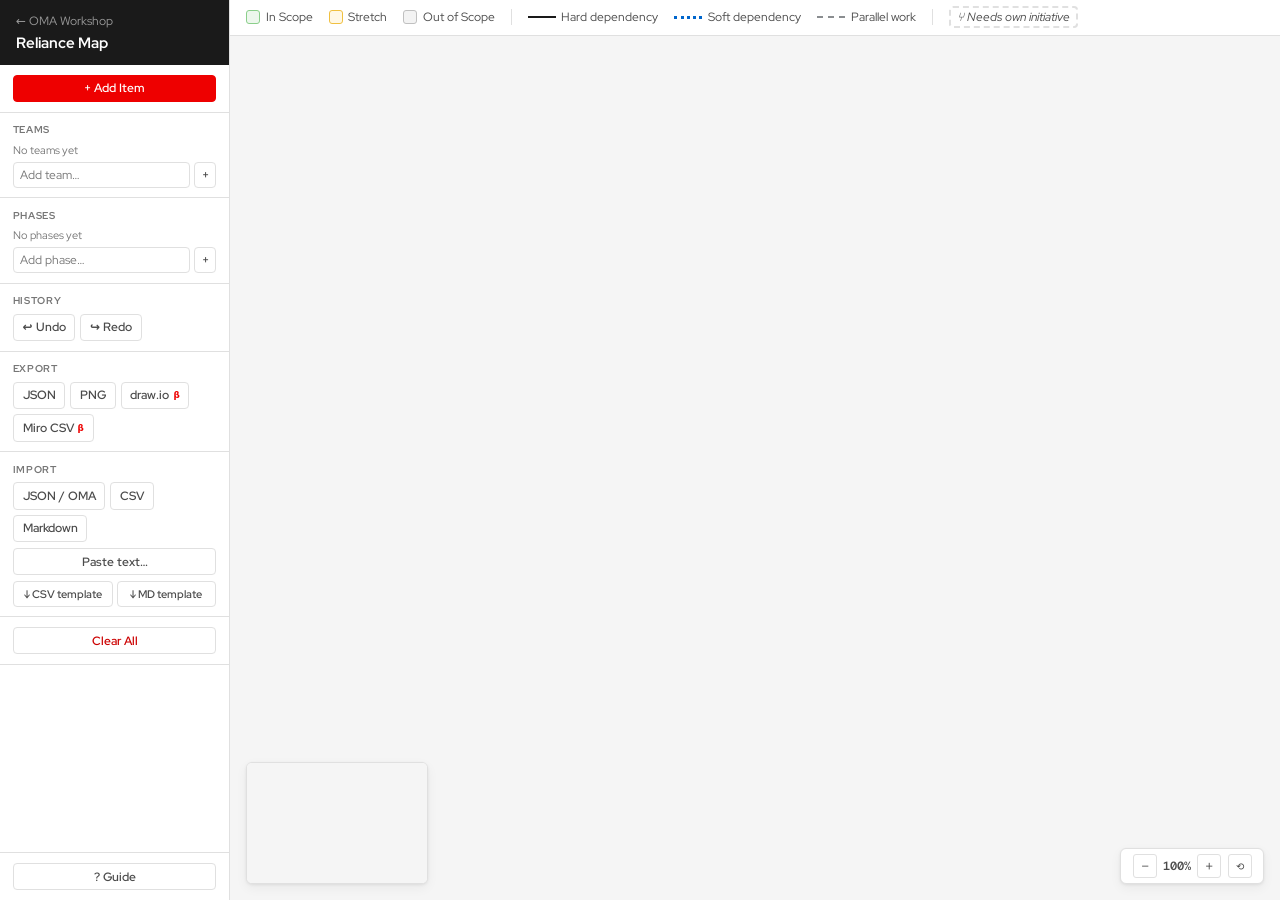
<file: reliance-map/index.html>
<!DOCTYPE html>
<html lang="en">
<head>
  <meta charset="UTF-8">
  <meta name="viewport" content="width=device-width, initial-scale=1.0">
  <title>Reliance Map — OMA</title>
  <link rel="stylesheet" href="assets/rm-styles.css">
</head>
<body>
  <header class="topbar" id="topbar"></header>
  <main id="app"></main>
  <div class="modal-bg hidden" id="modal-bg">
    <div class="modal" id="modal"></div>
  </div>
  <script src="assets/rm-app.js"></script>
</body>
</html>
</file>
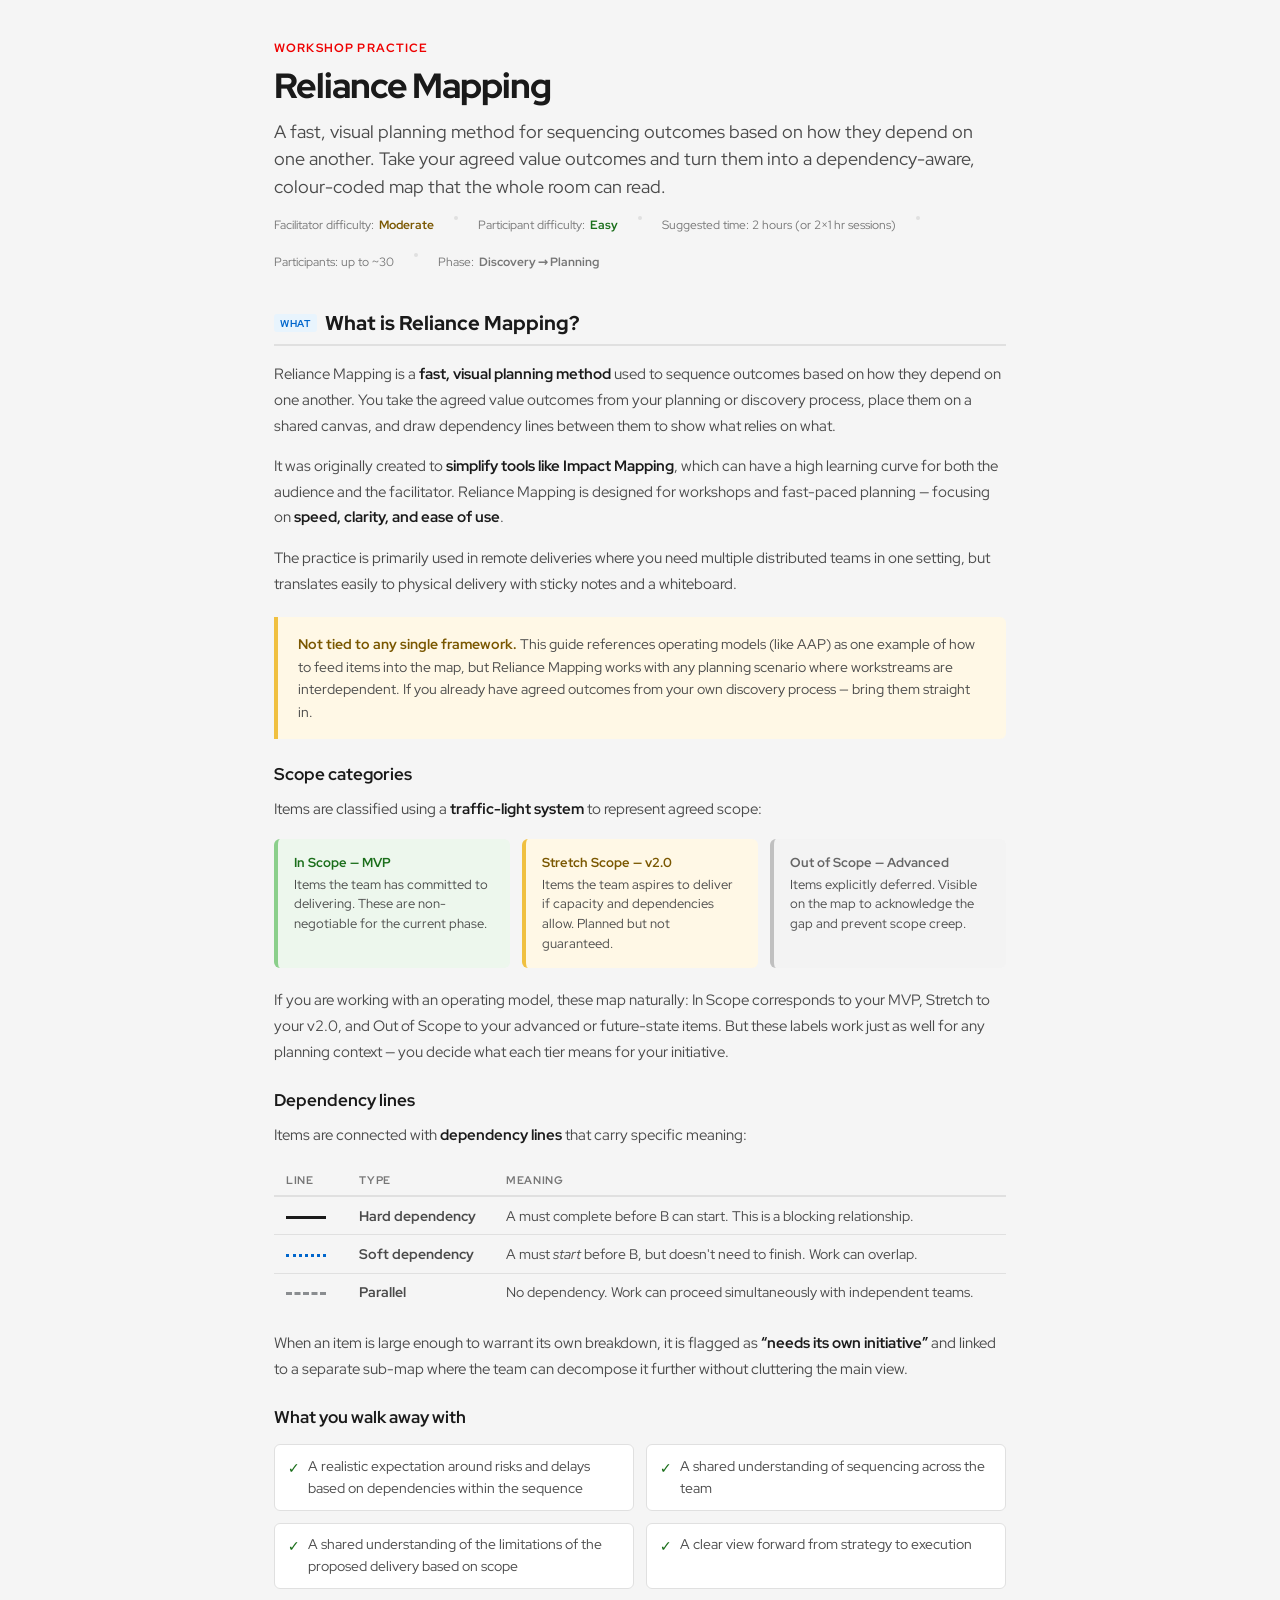
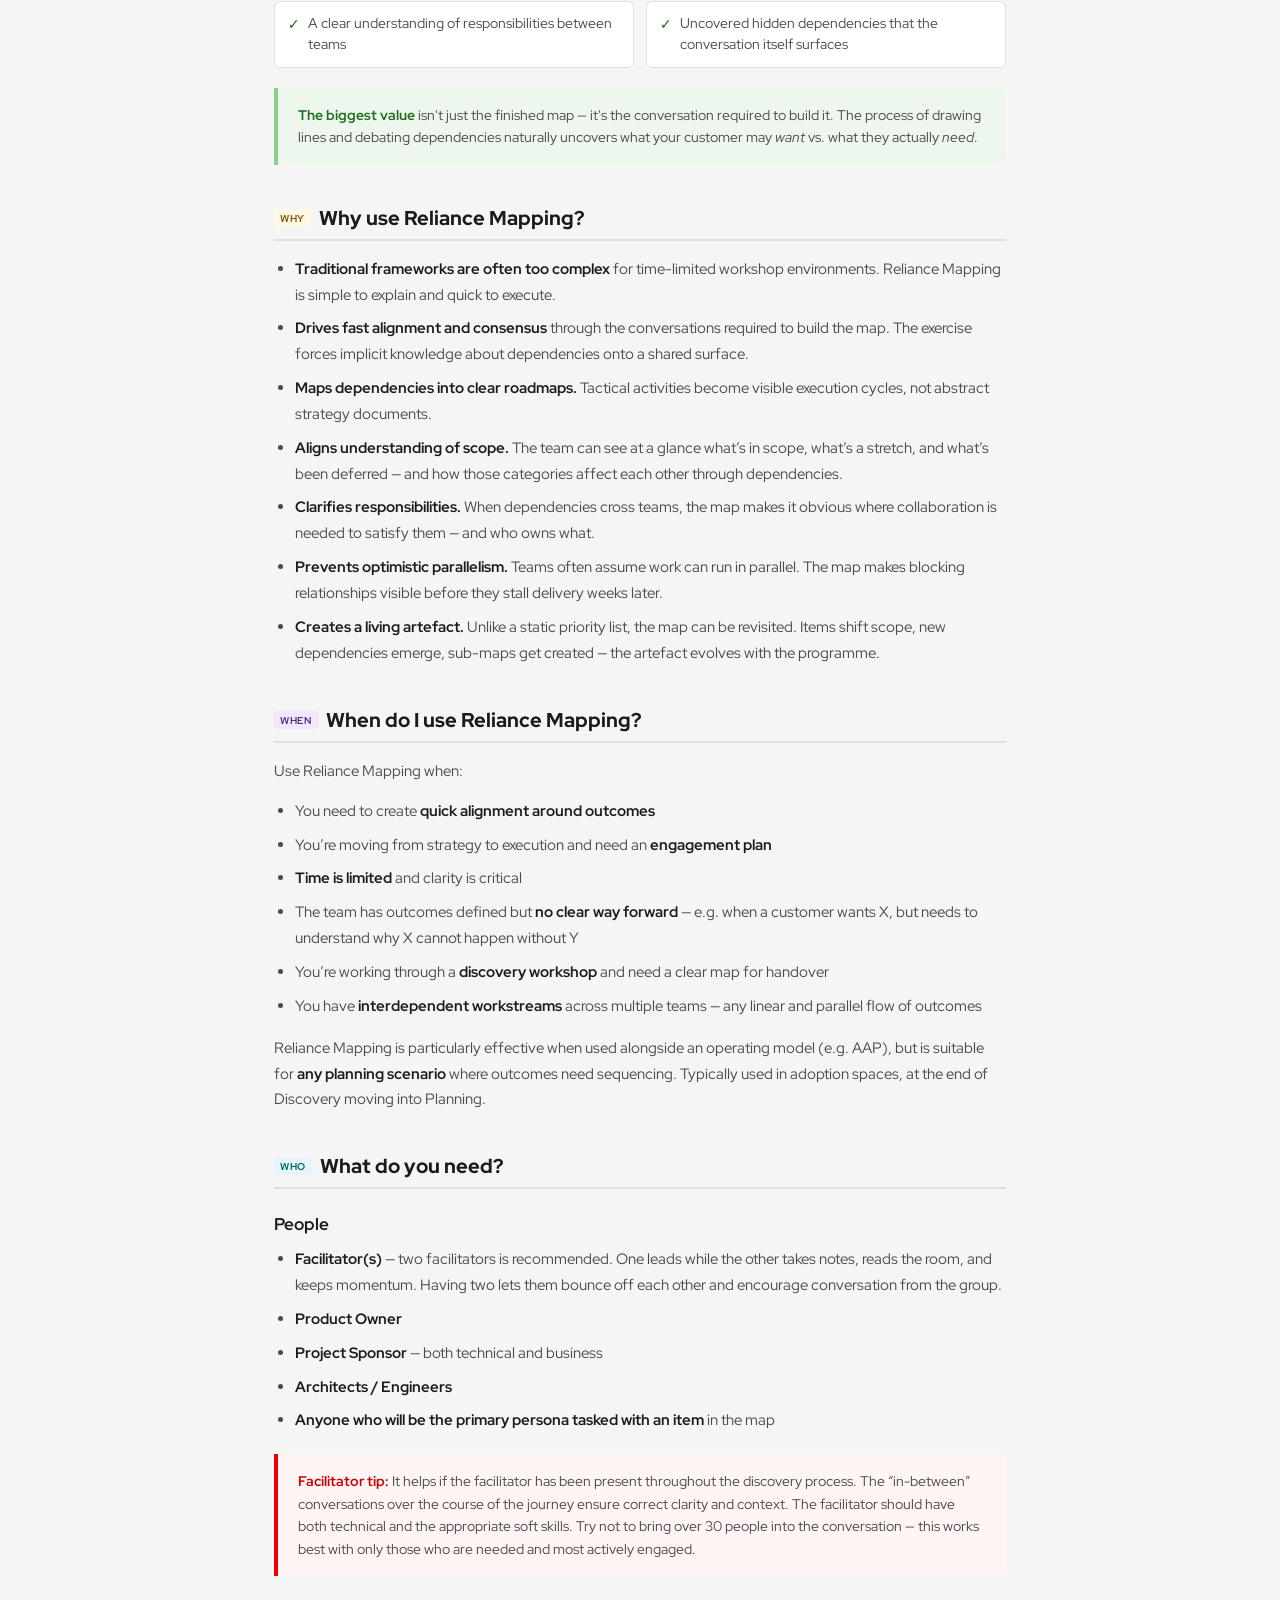
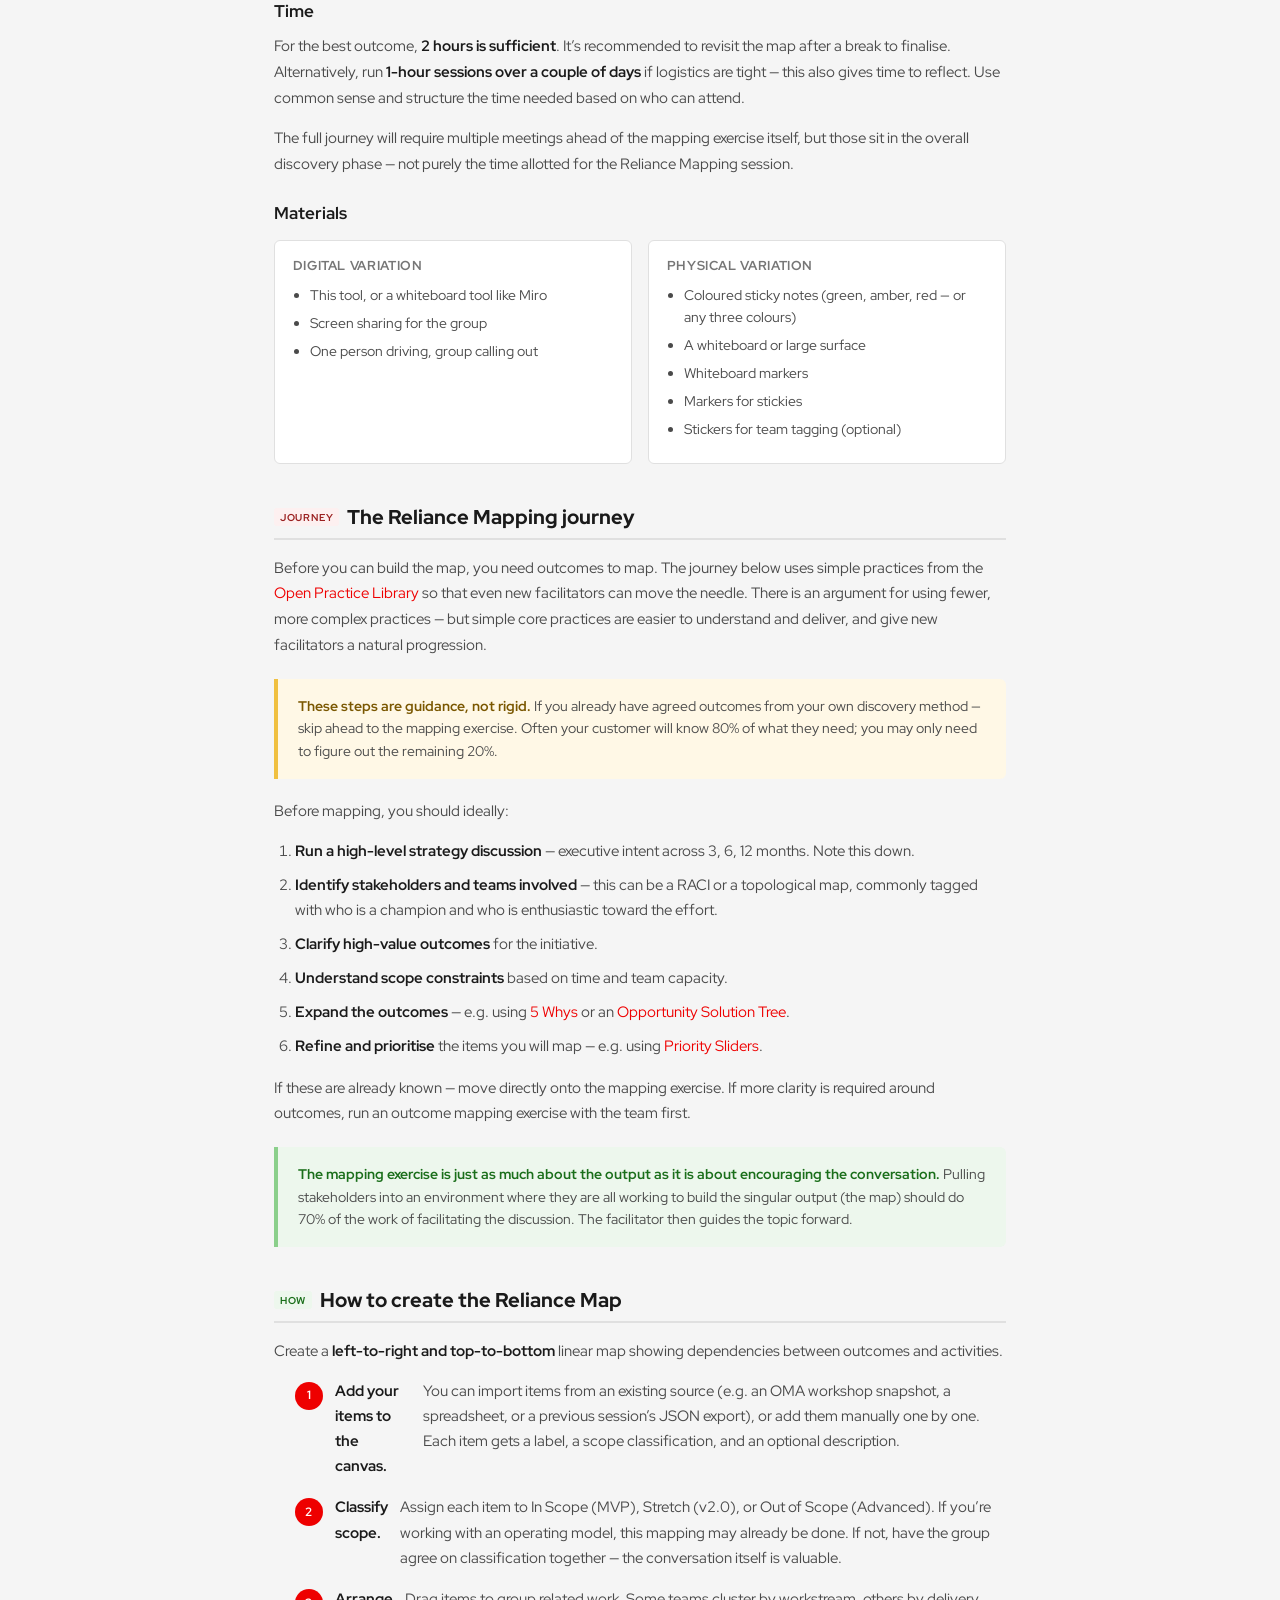
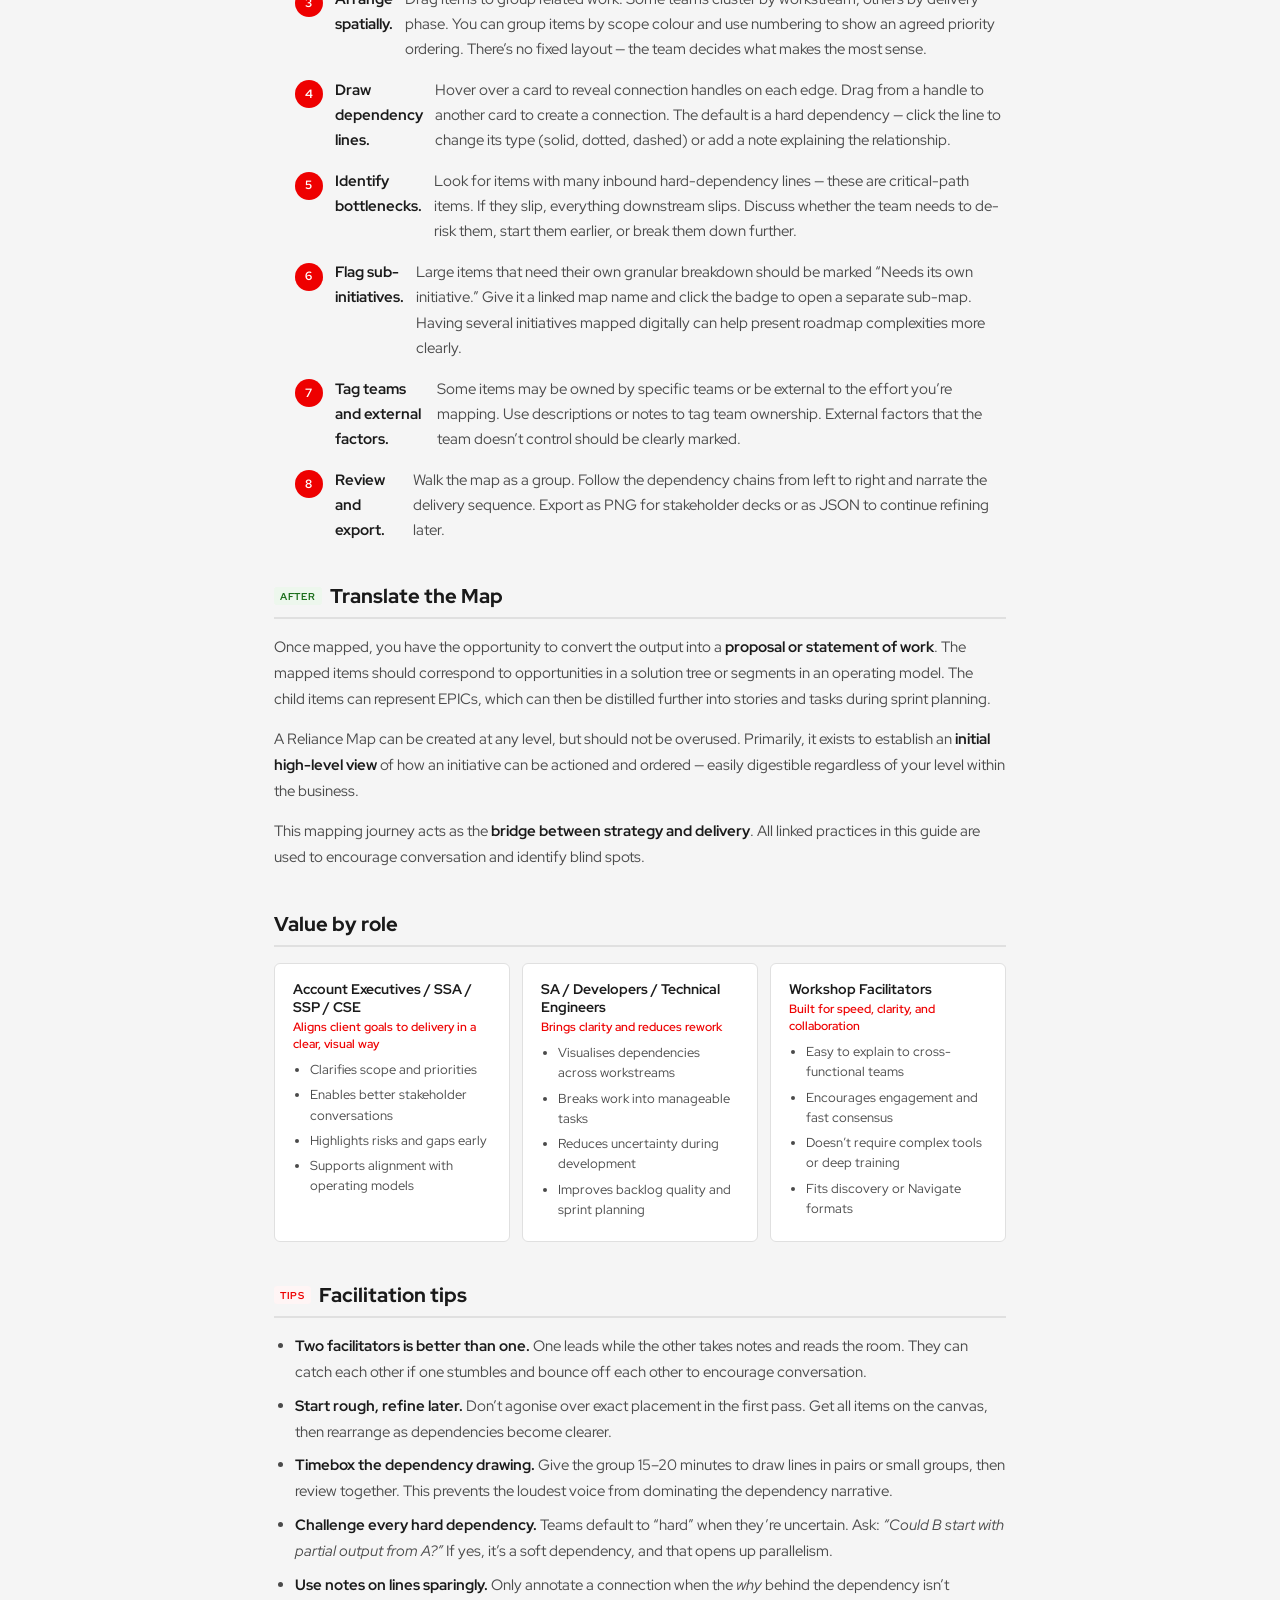
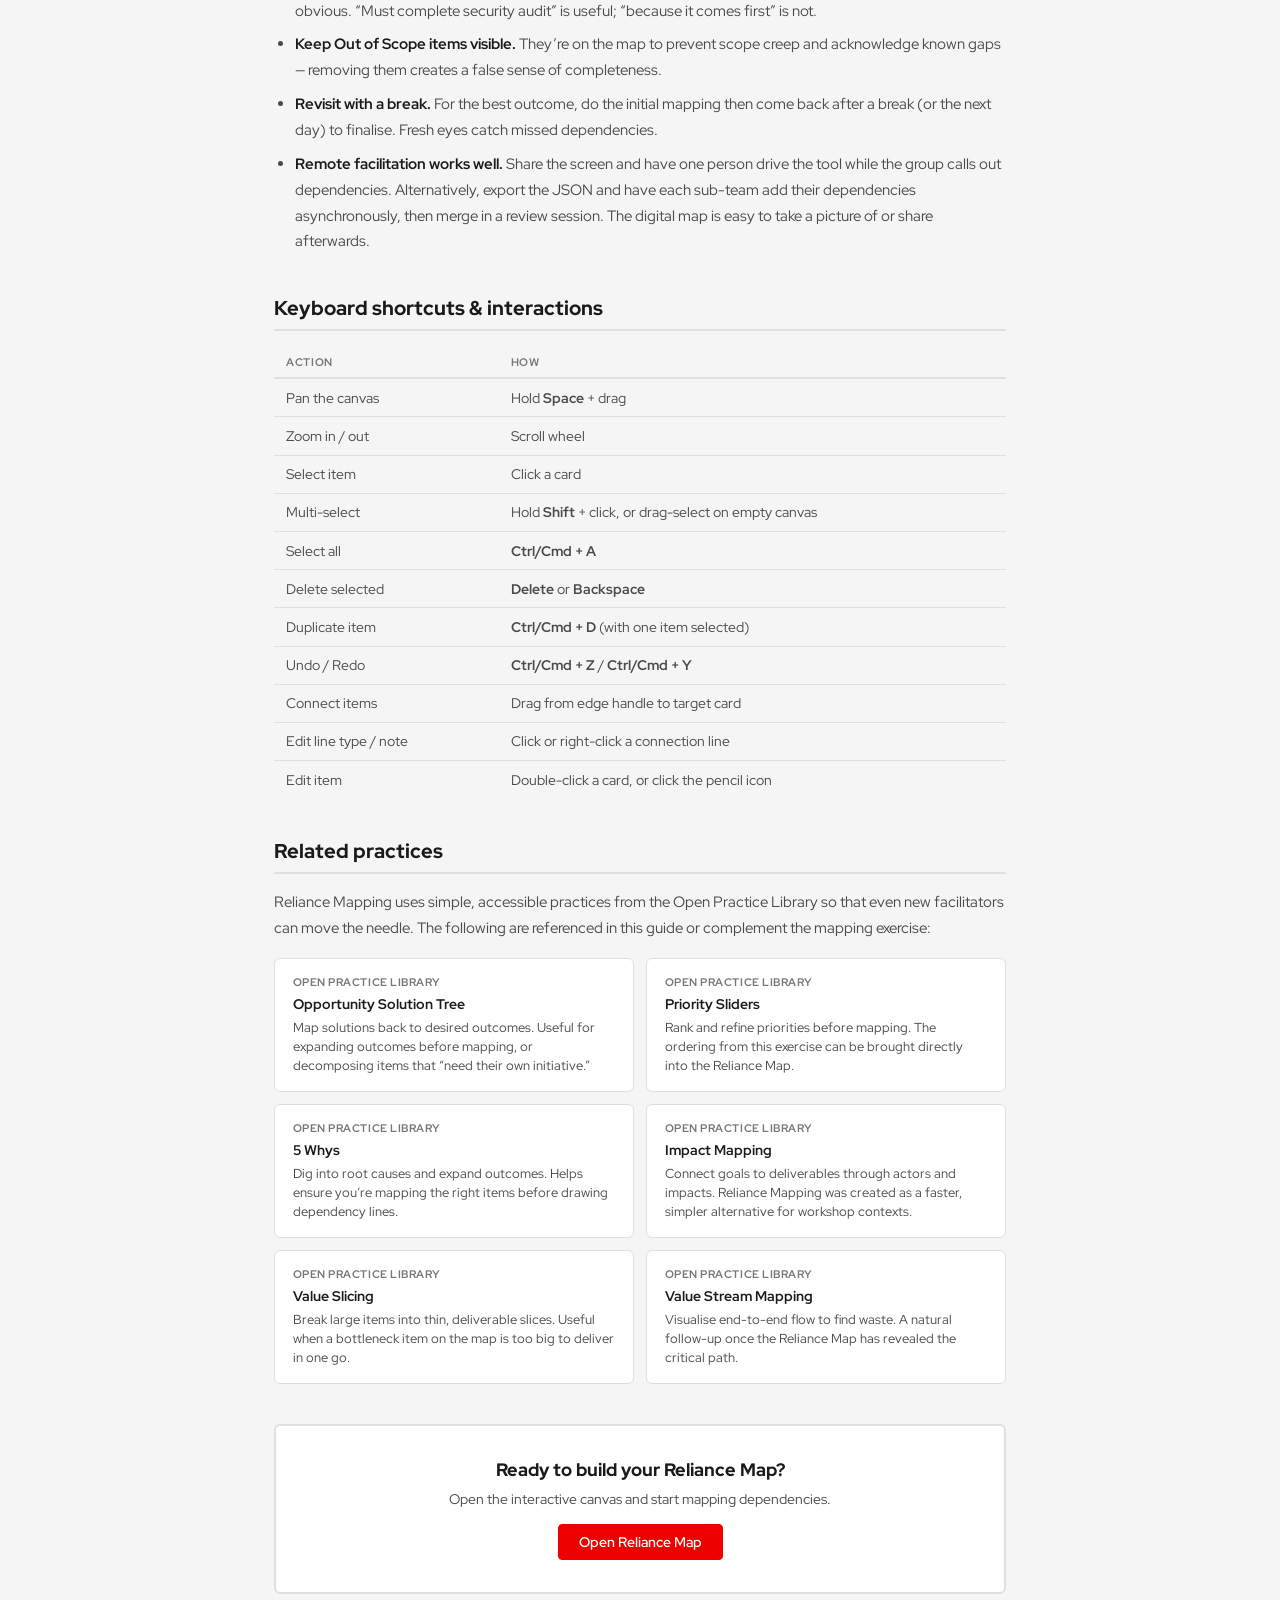
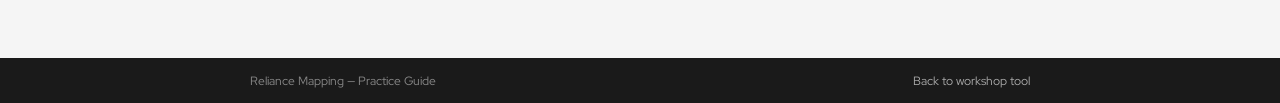
<file: reliance-map/guide.html>
<!DOCTYPE html>
<html lang="en">
<head>
  <meta charset="UTF-8">
  <meta name="viewport" content="width=device-width, initial-scale=1.0">
  <title>Guide: Reliance Mapping — Practice Guide</title>
  <link rel="stylesheet" href="assets/rm-styles.css">
  <style>
    body { overflow: auto; }
    .guide-wrap { max-width: 780px; margin: 0 auto; padding: 2.5rem 1.5rem 4rem; }

    .guide-hero { margin-bottom: 2.5rem; }
    .guide-eyebrow { font-size: .72rem; font-weight: 700; letter-spacing: .1em; text-transform: uppercase; color: var(--accent); margin-bottom: .6rem; }
    .guide-hero h1 { font-size: 2.2rem; font-weight: 800; letter-spacing: -.03em; line-height: 1.15; margin-bottom: .75rem; }
    .guide-hero .guide-subtitle { font-size: 1.1rem; color: var(--ink-mid); line-height: 1.55; }
    .guide-meta { display: flex; gap: 1.25rem; flex-wrap: wrap; margin-top: 1rem; font-size: .78rem; color: var(--ink-light); }
    .guide-meta span { display: flex; align-items: center; gap: .3rem; }
    .guide-meta .meta-dot { width: 4px; height: 4px; border-radius: 50%; background: var(--border); }

    .guide-section { margin-bottom: 2.5rem; }
    .guide-section h2 { font-size: 1.25rem; font-weight: 800; margin-bottom: 1rem; padding-bottom: .5rem; border-bottom: 2px solid var(--border); display: flex; align-items: center; gap: .5rem; }
    .guide-section h3 { font-size: 1.05rem; font-weight: 700; margin: 1.5rem 0 .75rem; color: var(--ink); }
    .guide-section h2 .section-tag { font-size: .65rem; font-weight: 700; letter-spacing: .08em; text-transform: uppercase; padding: .2em .55em; border-radius: 3px; }
    .tag-what { background: #e8f4fd; color: #0066cc; }
    .tag-why { background: var(--scope-stretch-bg); color: var(--scope-stretch-fg); }
    .tag-how { background: var(--scope-in-bg); color: var(--scope-in-fg); }
    .tag-tips { background: var(--accent-light); color: var(--accent); }
    .tag-when { background: #f0e8fd; color: #5a2d82; }
    .tag-who { background: #e8f4fd; color: #006e52; }
    .tag-journey { background: #fdf0f0; color: #9a2020; }
    .tag-after { background: var(--scope-in-bg); color: var(--scope-in-fg); }
    .guide-section p { font-size: .95rem; color: var(--ink-mid); line-height: 1.7; margin-bottom: .9rem; }
    .guide-section p strong { color: var(--ink); }
    .guide-section ul, .guide-section ol { font-size: .95rem; color: var(--ink-mid); line-height: 1.7; margin-bottom: 1rem; padding-left: 1.3rem; }
    .guide-section li { margin-bottom: .5rem; }
    .guide-section li strong { color: var(--ink); }

    .line-type-table { width: 100%; border-collapse: collapse; margin: 1rem 0 1.25rem; font-size: .88rem; }
    .line-type-table th { text-align: left; font-size: .7rem; font-weight: 700; letter-spacing: .06em; text-transform: uppercase; color: var(--ink-light); padding: .5rem .75rem; border-bottom: 2px solid var(--border); }
    .line-type-table td { padding: .6rem .75rem; border-bottom: 1px solid var(--border); color: var(--ink-mid); vertical-align: middle; }
    .line-type-table tr:last-child td { border-bottom: none; }
    .line-sample { display: inline-block; width: 40px; height: 0; vertical-align: middle; margin-right: .4rem; }
    .line-sample.hard { border-top: 3px solid var(--line-hard); }
    .line-sample.soft { border-top: 3px dotted var(--line-soft); }
    .line-sample.parallel { border-top: 3px dashed var(--line-parallel); }

    .scope-cards { display: grid; grid-template-columns: repeat(auto-fit, minmax(200px, 1fr)); gap: .75rem; margin: 1rem 0 1.25rem; }
    .scope-card { border-radius: var(--radius); padding: .9rem 1rem; border-left: 4px solid; }
    .scope-card.in { background: var(--scope-in-bg); border-color: var(--scope-in-bd); }
    .scope-card.stretch { background: var(--scope-stretch-bg); border-color: var(--scope-stretch-bd); }
    .scope-card.out { background: var(--scope-out-bg); border-color: var(--scope-out-bd); }
    .scope-card h4 { font-size: .82rem; font-weight: 700; margin-bottom: .25rem; }
    .scope-card.in h4 { color: var(--scope-in-fg); }
    .scope-card.stretch h4 { color: var(--scope-stretch-fg); }
    .scope-card.out h4 { color: var(--scope-out-fg); }
    .scope-card p { font-size: .82rem; color: var(--ink-mid); line-height: 1.5; margin: 0; }

    .step-list { counter-reset: steps; list-style: none; padding-left: 0; }
    .step-list li { counter-increment: steps; display: flex; gap: .75rem; align-items: flex-start; margin-bottom: 1rem; font-size: .95rem; color: var(--ink-mid); line-height: 1.65; }
    .step-list li::before { content: counter(steps); flex-shrink: 0; width: 28px; height: 28px; border-radius: 50%; background: var(--accent); color: #fff; font-weight: 700; font-size: .78rem; display: flex; align-items: center; justify-content: center; margin-top: .15rem; }
    .step-list li strong { color: var(--ink); }

    .callout { background: var(--accent-light); border-left: 4px solid var(--accent); border-radius: 0 var(--radius) var(--radius) 0; padding: 1rem 1.25rem; margin: 1.25rem 0; font-size: .88rem; color: var(--ink-mid); line-height: 1.6; }
    .callout strong { color: var(--accent-dark); }
    .callout.callout-green { background: var(--scope-in-bg); border-color: var(--scope-in-bd); }
    .callout.callout-green strong { color: var(--scope-in-fg); }
    .callout.callout-amber { background: var(--scope-stretch-bg); border-color: var(--scope-stretch-bd); }
    .callout.callout-amber strong { color: var(--scope-stretch-fg); }

    .outcome-grid { display: grid; grid-template-columns: 1fr 1fr; gap: .75rem; margin: 1rem 0 1.25rem; }
    @media (max-width: 600px) { .outcome-grid { grid-template-columns: 1fr; } }
    .outcome-item { display: flex; align-items: flex-start; gap: .5rem; font-size: .88rem; color: var(--ink-mid); line-height: 1.55; padding: .65rem .8rem; background: var(--paper); border: 1px solid var(--border); border-radius: var(--radius); }
    .outcome-check { flex-shrink: 0; color: var(--scope-in-fg); font-weight: 700; font-size: .9rem; margin-top: .05rem; }

    .role-cards { display: grid; grid-template-columns: repeat(auto-fit, minmax(220px, 1fr)); gap: .75rem; margin: 1rem 0 1.25rem; }
    .role-card { border-radius: var(--radius); padding: 1rem 1.1rem; background: var(--paper); border: 1px solid var(--border); }
    .role-card h4 { font-size: .85rem; font-weight: 700; margin-bottom: .15rem; color: var(--ink); }
    .role-card .role-value { font-size: .78rem; font-weight: 600; color: var(--accent); margin-bottom: .5rem; }
    .role-card ul { font-size: .82rem; color: var(--ink-mid); line-height: 1.55; margin: 0; padding-left: 1.1rem; }
    .role-card li { margin-bottom: .3rem; }

    .materials-cols { display: grid; grid-template-columns: 1fr 1fr; gap: 1rem; margin: 1rem 0; }
    @media (max-width: 600px) { .materials-cols { grid-template-columns: 1fr; } }
    .materials-col { background: var(--paper); border: 1px solid var(--border); border-radius: var(--radius); padding: 1rem 1.1rem; }
    .materials-col h4 { font-size: .8rem; font-weight: 700; letter-spacing: .05em; text-transform: uppercase; color: var(--ink-light); margin-bottom: .6rem; }
    .materials-col ul { font-size: .88rem; color: var(--ink-mid); line-height: 1.6; margin: 0; padding-left: 1.1rem; }
    .materials-col li { margin-bottom: .35rem; }

    .links-grid { display: grid; grid-template-columns: repeat(auto-fit, minmax(280px, 1fr)); gap: .75rem; margin-top: 1rem; }
    .link-card { display: flex; flex-direction: column; gap: .3rem; padding: 1rem 1.1rem; background: var(--paper); border: 1px solid var(--border); border-radius: var(--radius); text-decoration: none; color: var(--ink); transition: border-color .15s, box-shadow .15s, transform .15s; }
    .link-card:hover { border-color: var(--accent); box-shadow: var(--shadow-hover); transform: translateY(-2px); text-decoration: none; color: var(--ink); }
    .link-card .lc-source { font-size: .68rem; font-weight: 700; letter-spacing: .05em; text-transform: uppercase; color: var(--ink-light); }
    .link-card .lc-title { font-size: .9rem; font-weight: 700; }
    .link-card .lc-desc { font-size: .8rem; color: var(--ink-mid); line-height: 1.5; }

    .guide-cta { text-align: center; padding: 2rem 1rem; margin-top: 1rem; background: var(--paper); border: 2px solid var(--border); border-radius: var(--radius); }
    .guide-cta h3 { font-size: 1.1rem; font-weight: 800; margin-bottom: .5rem; }
    .guide-cta p { font-size: .9rem; color: var(--ink-mid); margin-bottom: 1rem; }
    .guide-cta .tb-btn { display: inline-flex; font-size: .88rem; padding: .5rem 1.25rem; }

    .footer { background: #1a1a1a; padding: .875rem 1.5rem; margin-top: auto; }
    .footer-inner { max-width: 780px; margin: 0 auto; display: flex; justify-content: space-between; align-items: center; font-size: .78rem; color: #888; }
    .footer a { color: #aaa; text-decoration: none; }
    .footer a:hover { color: #fff; }
  </style>
</head>
<body>
  <header class="topbar">
    <div class="topbar-inner">
      <div style="display:flex;align-items:center;gap:.6rem">
        <a class="topbar-back" href="../">← Workshop</a>
        <span class="sep">|</span>
        <a class="topbar-brand" href="./">Reliance Map</a>
        <span class="sep">|</span>
        <span style="color:var(--accent);font-size:.78rem;font-weight:600">Practice Guide</span>
      </div>
    </div>
  </header>

  <main>
    <div class="guide-wrap">

      <!-- ═══════════════════════════════════════ Hero ═══════════════════════════════════════ -->
      <div class="guide-hero">
        <div class="guide-eyebrow">Workshop Practice</div>
        <h1>Reliance Mapping</h1>
        <p class="guide-subtitle">A fast, visual planning method for sequencing outcomes based on how they depend on one another. Take your agreed value outcomes and turn them into a dependency-aware, colour-coded map that the whole room can read.</p>
        <div class="guide-meta">
          <span>Facilitator difficulty: <strong style="color:var(--scope-stretch-fg)">Moderate</strong></span>
          <span class="meta-dot"></span>
          <span>Participant difficulty: <strong style="color:var(--scope-in-fg)">Easy</strong></span>
          <span class="meta-dot"></span>
          <span>Suggested time: 2 hours (or 2&times;1 hr sessions)</span>
          <span class="meta-dot"></span>
          <span>Participants: up to ~30</span>
          <span class="meta-dot"></span>
          <span>Phase: <strong>Discovery &rarr; Planning</strong></span>
        </div>
      </div>

      <!-- ═══════════════════════════════════════ What ═══════════════════════════════════════ -->
      <div class="guide-section">
        <h2><span class="section-tag tag-what">What</span> What is Reliance Mapping?</h2>

        <p>Reliance Mapping is a <strong>fast, visual planning method</strong> used to sequence outcomes based on how they depend on one another. You take the agreed value outcomes from your planning or discovery process, place them on a shared canvas, and draw dependency lines between them to show what relies on what.</p>

        <p>It was originally created to <strong>simplify tools like Impact Mapping</strong>, which can have a high learning curve for both the audience and the facilitator. Reliance Mapping is designed for workshops and fast-paced planning &mdash; focusing on <strong>speed, clarity, and ease of use</strong>.</p>

        <p>The practice is primarily used in remote deliveries where you need multiple distributed teams in one setting, but translates easily to physical delivery with sticky notes and a whiteboard.</p>

        <div class="callout callout-amber">
          <strong>Not tied to any single framework.</strong> This guide references operating models (like AAP) as one example of how to feed items into the map, but Reliance Mapping works with any planning scenario where workstreams are interdependent. If you already have agreed outcomes from your own discovery process &mdash; bring them straight in.
        </div>

        <h3>Scope categories</h3>
        <p>Items are classified using a <strong>traffic-light system</strong> to represent agreed scope:</p>

        <div class="scope-cards">
          <div class="scope-card in">
            <h4>In Scope &mdash; MVP</h4>
            <p>Items the team has committed to delivering. These are non-negotiable for the current phase.</p>
          </div>
          <div class="scope-card stretch">
            <h4>Stretch Scope &mdash; v2.0</h4>
            <p>Items the team aspires to deliver if capacity and dependencies allow. Planned but not guaranteed.</p>
          </div>
          <div class="scope-card out">
            <h4>Out of Scope &mdash; Advanced</h4>
            <p>Items explicitly deferred. Visible on the map to acknowledge the gap and prevent scope creep.</p>
          </div>
        </div>

        <p>If you are working with an operating model, these map naturally: In Scope corresponds to your MVP, Stretch to your v2.0, and Out of Scope to your advanced or future-state items. But these labels work just as well for any planning context &mdash; you decide what each tier means for your initiative.</p>

        <h3>Dependency lines</h3>
        <p>Items are connected with <strong>dependency lines</strong> that carry specific meaning:</p>

        <table class="line-type-table">
          <thead>
            <tr><th>Line</th><th>Type</th><th>Meaning</th></tr>
          </thead>
          <tbody>
            <tr>
              <td><span class="line-sample hard"></span></td>
              <td><strong>Hard dependency</strong></td>
              <td>A must complete before B can start. This is a blocking relationship.</td>
            </tr>
            <tr>
              <td><span class="line-sample soft"></span></td>
              <td><strong>Soft dependency</strong></td>
              <td>A must <em>start</em> before B, but doesn't need to finish. Work can overlap.</td>
            </tr>
            <tr>
              <td><span class="line-sample parallel"></span></td>
              <td><strong>Parallel</strong></td>
              <td>No dependency. Work can proceed simultaneously with independent teams.</td>
            </tr>
          </tbody>
        </table>

        <p>When an item is large enough to warrant its own breakdown, it is flagged as <strong>&ldquo;needs its own initiative&rdquo;</strong> and linked to a separate sub-map where the team can decompose it further without cluttering the main view.</p>

        <h3>What you walk away with</h3>
        <div class="outcome-grid">
          <div class="outcome-item"><span class="outcome-check">&#10003;</span> A realistic expectation around risks and delays based on dependencies within the sequence</div>
          <div class="outcome-item"><span class="outcome-check">&#10003;</span> A shared understanding of sequencing across the team</div>
          <div class="outcome-item"><span class="outcome-check">&#10003;</span> A shared understanding of the limitations of the proposed delivery based on scope</div>
          <div class="outcome-item"><span class="outcome-check">&#10003;</span> A clear view forward from strategy to execution</div>
          <div class="outcome-item"><span class="outcome-check">&#10003;</span> A clear understanding of responsibilities between teams</div>
          <div class="outcome-item"><span class="outcome-check">&#10003;</span> Uncovered hidden dependencies that the conversation itself surfaces</div>
        </div>

        <div class="callout callout-green">
          <strong>The biggest value</strong> isn't just the finished map &mdash; it's the conversation required to build it. The process of drawing lines and debating dependencies naturally uncovers what your customer may <em>want</em> vs. what they actually <em>need</em>.
        </div>
      </div>

      <!-- ═══════════════════════════════════════ Why ═══════════════════════════════════════ -->
      <div class="guide-section">
        <h2><span class="section-tag tag-why">Why</span> Why use Reliance Mapping?</h2>

        <ul>
          <li><strong>Traditional frameworks are often too complex</strong> for time-limited workshop environments. Reliance Mapping is simple to explain and quick to execute.</li>
          <li><strong>Drives fast alignment and consensus</strong> through the conversations required to build the map. The exercise forces implicit knowledge about dependencies onto a shared surface.</li>
          <li><strong>Maps dependencies into clear roadmaps.</strong> Tactical activities become visible execution cycles, not abstract strategy documents.</li>
          <li><strong>Aligns understanding of scope.</strong> The team can see at a glance what&rsquo;s in scope, what&rsquo;s a stretch, and what&rsquo;s been deferred &mdash; and how those categories affect each other through dependencies.</li>
          <li><strong>Clarifies responsibilities.</strong> When dependencies cross teams, the map makes it obvious where collaboration is needed to satisfy them &mdash; and who owns what.</li>
          <li><strong>Prevents optimistic parallelism.</strong> Teams often assume work can run in parallel. The map makes blocking relationships visible before they stall delivery weeks later.</li>
          <li><strong>Creates a living artefact.</strong> Unlike a static priority list, the map can be revisited. Items shift scope, new dependencies emerge, sub-maps get created &mdash; the artefact evolves with the programme.</li>
        </ul>
      </div>

      <!-- ═══════════════════════════════════════ When ═══════════════════════════════════════ -->
      <div class="guide-section">
        <h2><span class="section-tag tag-when">When</span> When do I use Reliance Mapping?</h2>

        <p>Use Reliance Mapping when:</p>
        <ul>
          <li>You need to create <strong>quick alignment around outcomes</strong></li>
          <li>You&rsquo;re moving from strategy to execution and need an <strong>engagement plan</strong></li>
          <li><strong>Time is limited</strong> and clarity is critical</li>
          <li>The team has outcomes defined but <strong>no clear way forward</strong> &mdash; e.g. when a customer wants X, but needs to understand why X cannot happen without Y</li>
          <li>You&rsquo;re working through a <strong>discovery workshop</strong> and need a clear map for handover</li>
          <li>You have <strong>interdependent workstreams</strong> across multiple teams &mdash; any linear and parallel flow of outcomes</li>
        </ul>

        <p>Reliance Mapping is particularly effective when used alongside an operating model (e.g. AAP), but is suitable for <strong>any planning scenario</strong> where outcomes need sequencing. Typically used in adoption spaces, at the end of Discovery moving into Planning.</p>
      </div>

      <!-- ═══════════════════════════════════════ Who ═══════════════════════════════════════ -->
      <div class="guide-section">
        <h2><span class="section-tag tag-who">Who</span> What do you need?</h2>

        <h3>People</h3>
        <ul>
          <li><strong>Facilitator(s)</strong> &mdash; two facilitators is recommended. One leads while the other takes notes, reads the room, and keeps momentum. Having two lets them bounce off each other and encourage conversation from the group.</li>
          <li><strong>Product Owner</strong></li>
          <li><strong>Project Sponsor</strong> &mdash; both technical and business</li>
          <li><strong>Architects / Engineers</strong></li>
          <li><strong>Anyone who will be the primary persona tasked with an item</strong> in the map</li>
        </ul>

        <div class="callout">
          <strong>Facilitator tip:</strong> It helps if the facilitator has been present throughout the discovery process. The &ldquo;in-between&rdquo; conversations over the course of the journey ensure correct clarity and context. The facilitator should have both technical and the appropriate soft skills. Try not to bring over 30 people into the conversation &mdash; this works best with only those who are needed and most actively engaged.
        </div>

        <h3>Time</h3>
        <p>For the best outcome, <strong>2 hours is sufficient</strong>. It&rsquo;s recommended to revisit the map after a break to finalise. Alternatively, run <strong>1-hour sessions over a couple of days</strong> if logistics are tight &mdash; this also gives time to reflect. Use common sense and structure the time needed based on who can attend.</p>
        <p>The full journey will require multiple meetings ahead of the mapping exercise itself, but those sit in the overall discovery phase &mdash; not purely the time allotted for the Reliance Mapping session.</p>

        <h3>Materials</h3>
        <div class="materials-cols">
          <div class="materials-col">
            <h4>Digital variation</h4>
            <ul>
              <li>This tool, or a whiteboard tool like Miro</li>
              <li>Screen sharing for the group</li>
              <li>One person driving, group calling out</li>
            </ul>
          </div>
          <div class="materials-col">
            <h4>Physical variation</h4>
            <ul>
              <li>Coloured sticky notes (green, amber, red &mdash; or any three colours)</li>
              <li>A whiteboard or large surface</li>
              <li>Whiteboard markers</li>
              <li>Markers for stickies</li>
              <li>Stickers for team tagging (optional)</li>
            </ul>
          </div>
        </div>
      </div>

      <!-- ═══════════════════════════════════════ Journey ═══════════════════════════════════════ -->
      <div class="guide-section">
        <h2><span class="section-tag tag-journey">Journey</span> The Reliance Mapping journey</h2>

        <p>Before you can build the map, you need outcomes to map. The journey below uses simple practices from the <a href="https://openpracticelibrary.com/" target="_blank" rel="noopener">Open Practice Library</a> so that even new facilitators can move the needle. There is an argument for using fewer, more complex practices &mdash; but simple core practices are easier to understand and deliver, and give new facilitators a natural progression.</p>

        <div class="callout callout-amber">
          <strong>These steps are guidance, not rigid.</strong> If you already have agreed outcomes from your own discovery method &mdash; skip ahead to the mapping exercise. Often your customer will know 80% of what they need; you may only need to figure out the remaining 20%.
        </div>

        <p>Before mapping, you should ideally:</p>
        <ol>
          <li><strong>Run a high-level strategy discussion</strong> &mdash; executive intent across 3, 6, 12 months. Note this down.</li>
          <li><strong>Identify stakeholders and teams involved</strong> &mdash; this can be a RACI or a topological map, commonly tagged with who is a champion and who is enthusiastic toward the effort.</li>
          <li><strong>Clarify high-value outcomes</strong> for the initiative.</li>
          <li><strong>Understand scope constraints</strong> based on time and team capacity.</li>
          <li><strong>Expand the outcomes</strong> &mdash; e.g. using <a href="https://openpracticelibrary.com/practice/5-whys/" target="_blank" rel="noopener">5 Whys</a> or an <a href="https://openpracticelibrary.com/practice/opportunity-solution-tree/" target="_blank" rel="noopener">Opportunity Solution Tree</a>.</li>
          <li><strong>Refine and prioritise</strong> the items you will map &mdash; e.g. using <a href="https://openpracticelibrary.com/practice/priority-sliders/" target="_blank" rel="noopener">Priority Sliders</a>.</li>
        </ol>

        <p>If these are already known &mdash; move directly onto the mapping exercise. If more clarity is required around outcomes, run an outcome mapping exercise with the team first.</p>

        <div class="callout callout-green">
          <strong>The mapping exercise is just as much about the output as it is about encouraging the conversation.</strong> Pulling stakeholders into an environment where they are all working to build the singular output (the map) should do 70% of the work of facilitating the discussion. The facilitator then guides the topic forward.
        </div>
      </div>

      <!-- ═══════════════════════════════════════ How ═══════════════════════════════════════ -->
      <div class="guide-section">
        <h2><span class="section-tag tag-how">How</span> How to create the Reliance Map</h2>

        <p>Create a <strong>left-to-right and top-to-bottom</strong> linear map showing dependencies between outcomes and activities.</p>

        <ol class="step-list">
          <li><strong>Add your items to the canvas.</strong> You can import items from an existing source (e.g. an OMA workshop snapshot, a spreadsheet, or a previous session&rsquo;s JSON export), or add them manually one by one. Each item gets a label, a scope classification, and an optional description.</li>
          <li><strong>Classify scope.</strong> Assign each item to In Scope (MVP), Stretch (v2.0), or Out of Scope (Advanced). If you&rsquo;re working with an operating model, this mapping may already be done. If not, have the group agree on classification together &mdash; the conversation itself is valuable.</li>
          <li><strong>Arrange spatially.</strong> Drag items to group related work. Some teams cluster by workstream, others by delivery phase. You can group items by scope colour and use numbering to show an agreed priority ordering. There&rsquo;s no fixed layout &mdash; the team decides what makes the most sense.</li>
          <li><strong>Draw dependency lines.</strong> Hover over a card to reveal connection handles on each edge. Drag from a handle to another card to create a connection. The default is a hard dependency &mdash; click the line to change its type (solid, dotted, dashed) or add a note explaining the relationship.</li>
          <li><strong>Identify bottlenecks.</strong> Look for items with many inbound hard-dependency lines &mdash; these are critical-path items. If they slip, everything downstream slips. Discuss whether the team needs to de-risk them, start them earlier, or break them down further.</li>
          <li><strong>Flag sub-initiatives.</strong> Large items that need their own granular breakdown should be marked &ldquo;Needs its own initiative.&rdquo; Give it a linked map name and click the badge to open a separate sub-map. Having several initiatives mapped digitally can help present roadmap complexities more clearly.</li>
          <li><strong>Tag teams and external factors.</strong> Some items may be owned by specific teams or be external to the effort you&rsquo;re mapping. Use descriptions or notes to tag team ownership. External factors that the team doesn&rsquo;t control should be clearly marked.</li>
          <li><strong>Review and export.</strong> Walk the map as a group. Follow the dependency chains from left to right and narrate the delivery sequence. Export as PNG for stakeholder decks or as JSON to continue refining later.</li>
        </ol>
      </div>

      <!-- ═══════════════════════════════════════ After ═══════════════════════════════════════ -->
      <div class="guide-section">
        <h2><span class="section-tag tag-after">After</span> Translate the Map</h2>

        <p>Once mapped, you have the opportunity to convert the output into a <strong>proposal or statement of work</strong>. The mapped items should correspond to opportunities in a solution tree or segments in an operating model. The child items can represent EPICs, which can then be distilled further into stories and tasks during sprint planning.</p>

        <p>A Reliance Map can be created at any level, but should not be overused. Primarily, it exists to establish an <strong>initial high-level view</strong> of how an initiative can be actioned and ordered &mdash; easily digestible regardless of your level within the business.</p>

        <p>This mapping journey acts as the <strong>bridge between strategy and delivery</strong>. All linked practices in this guide are used to encourage conversation and identify blind spots.</p>
      </div>

      <!-- ═══════════════════════════════════════ Roles ═══════════════════════════════════════ -->
      <div class="guide-section">
        <h2>Value by role</h2>
        <div class="role-cards">
          <div class="role-card">
            <h4>Account Executives / SSA / SSP / CSE</h4>
            <div class="role-value">Aligns client goals to delivery in a clear, visual way</div>
            <ul>
              <li>Clarifies scope and priorities</li>
              <li>Enables better stakeholder conversations</li>
              <li>Highlights risks and gaps early</li>
              <li>Supports alignment with operating models</li>
            </ul>
          </div>
          <div class="role-card">
            <h4>SA / Developers / Technical Engineers</h4>
            <div class="role-value">Brings clarity and reduces rework</div>
            <ul>
              <li>Visualises dependencies across workstreams</li>
              <li>Breaks work into manageable tasks</li>
              <li>Reduces uncertainty during development</li>
              <li>Improves backlog quality and sprint planning</li>
            </ul>
          </div>
          <div class="role-card">
            <h4>Workshop Facilitators</h4>
            <div class="role-value">Built for speed, clarity, and collaboration</div>
            <ul>
              <li>Easy to explain to cross-functional teams</li>
              <li>Encourages engagement and fast consensus</li>
              <li>Doesn&rsquo;t require complex tools or deep training</li>
              <li>Fits discovery or Navigate formats</li>
            </ul>
          </div>
        </div>
      </div>

      <!-- ═══════════════════════════════════════ Tips ═══════════════════════════════════════ -->
      <div class="guide-section">
        <h2><span class="section-tag tag-tips">Tips</span> Facilitation tips</h2>

        <ul>
          <li><strong>Two facilitators is better than one.</strong> One leads while the other takes notes and reads the room. They can catch each other if one stumbles and bounce off each other to encourage conversation.</li>
          <li><strong>Start rough, refine later.</strong> Don&rsquo;t agonise over exact placement in the first pass. Get all items on the canvas, then rearrange as dependencies become clearer.</li>
          <li><strong>Timebox the dependency drawing.</strong> Give the group 15&ndash;20 minutes to draw lines in pairs or small groups, then review together. This prevents the loudest voice from dominating the dependency narrative.</li>
          <li><strong>Challenge every hard dependency.</strong> Teams default to &ldquo;hard&rdquo; when they&rsquo;re uncertain. Ask: <em>&ldquo;Could B start with partial output from A?&rdquo;</em> If yes, it&rsquo;s a soft dependency, and that opens up parallelism.</li>
          <li><strong>Use notes on lines sparingly.</strong> Only annotate a connection when the <em>why</em> behind the dependency isn&rsquo;t obvious. &ldquo;Must complete security audit&rdquo; is useful; &ldquo;because it comes first&rdquo; is not.</li>
          <li><strong>Keep Out of Scope items visible.</strong> They&rsquo;re on the map to prevent scope creep and acknowledge known gaps &mdash; removing them creates a false sense of completeness.</li>
          <li><strong>Revisit with a break.</strong> For the best outcome, do the initial mapping then come back after a break (or the next day) to finalise. Fresh eyes catch missed dependencies.</li>
          <li><strong>Remote facilitation works well.</strong> Share the screen and have one person drive the tool while the group calls out dependencies. Alternatively, export the JSON and have each sub-team add their dependencies asynchronously, then merge in a review session. The digital map is easy to take a picture of or share afterwards.</li>
        </ul>
      </div>

      <!-- ═══════════════════════════════════════ Shortcuts ═══════════════════════════════════════ -->
      <div class="guide-section">
        <h2>Keyboard shortcuts &amp; interactions</h2>
        <table class="line-type-table">
          <thead><tr><th>Action</th><th>How</th></tr></thead>
          <tbody>
            <tr><td>Pan the canvas</td><td>Hold <strong>Space</strong> + drag</td></tr>
            <tr><td>Zoom in / out</td><td>Scroll wheel</td></tr>
            <tr><td>Select item</td><td>Click a card</td></tr>
            <tr><td>Multi-select</td><td>Hold <strong>Shift</strong> + click, or drag-select on empty canvas</td></tr>
            <tr><td>Select all</td><td><strong>Ctrl/Cmd + A</strong></td></tr>
            <tr><td>Delete selected</td><td><strong>Delete</strong> or <strong>Backspace</strong></td></tr>
            <tr><td>Duplicate item</td><td><strong>Ctrl/Cmd + D</strong> (with one item selected)</td></tr>
            <tr><td>Undo / Redo</td><td><strong>Ctrl/Cmd + Z</strong> / <strong>Ctrl/Cmd + Y</strong></td></tr>
            <tr><td>Connect items</td><td>Drag from edge handle to target card</td></tr>
            <tr><td>Edit line type / note</td><td>Click or right-click a connection line</td></tr>
            <tr><td>Edit item</td><td>Double-click a card, or click the pencil icon</td></tr>
          </tbody>
        </table>
      </div>

      <!-- ═══════════════════════════════════════ Related ═══════════════════════════════════════ -->
      <div class="guide-section">
        <h2>Related practices</h2>
        <p>Reliance Mapping uses simple, accessible practices from the Open Practice Library so that even new facilitators can move the needle. The following are referenced in this guide or complement the mapping exercise:</p>
        <div class="links-grid">
          <a class="link-card" href="https://openpracticelibrary.com/practice/opportunity-solution-tree/" target="_blank" rel="noopener">
            <span class="lc-source">Open Practice Library</span>
            <span class="lc-title">Opportunity Solution Tree</span>
            <span class="lc-desc">Map solutions back to desired outcomes. Useful for expanding outcomes before mapping, or decomposing items that &ldquo;need their own initiative.&rdquo;</span>
          </a>
          <a class="link-card" href="https://openpracticelibrary.com/practice/priority-sliders/" target="_blank" rel="noopener">
            <span class="lc-source">Open Practice Library</span>
            <span class="lc-title">Priority Sliders</span>
            <span class="lc-desc">Rank and refine priorities before mapping. The ordering from this exercise can be brought directly into the Reliance Map.</span>
          </a>
          <a class="link-card" href="https://openpracticelibrary.com/practice/5-whys/" target="_blank" rel="noopener">
            <span class="lc-source">Open Practice Library</span>
            <span class="lc-title">5 Whys</span>
            <span class="lc-desc">Dig into root causes and expand outcomes. Helps ensure you&rsquo;re mapping the right items before drawing dependency lines.</span>
          </a>
          <a class="link-card" href="https://openpracticelibrary.com/practice/impact-mapping/" target="_blank" rel="noopener">
            <span class="lc-source">Open Practice Library</span>
            <span class="lc-title">Impact Mapping</span>
            <span class="lc-desc">Connect goals to deliverables through actors and impacts. Reliance Mapping was created as a faster, simpler alternative for workshop contexts.</span>
          </a>
          <a class="link-card" href="https://openpracticelibrary.com/practice/value-slicing/" target="_blank" rel="noopener">
            <span class="lc-source">Open Practice Library</span>
            <span class="lc-title">Value Slicing</span>
            <span class="lc-desc">Break large items into thin, deliverable slices. Useful when a bottleneck item on the map is too big to deliver in one go.</span>
          </a>
          <a class="link-card" href="https://openpracticelibrary.com/practice/vsm-and-mbpm/" target="_blank" rel="noopener">
            <span class="lc-source">Open Practice Library</span>
            <span class="lc-title">Value Stream Mapping</span>
            <span class="lc-desc">Visualise end-to-end flow to find waste. A natural follow-up once the Reliance Map has revealed the critical path.</span>
          </a>
        </div>
      </div>

      <!-- ═══════════════════════════════════════ CTA ═══════════════════════════════════════ -->
      <div class="guide-cta">
        <h3>Ready to build your Reliance Map?</h3>
        <p>Open the interactive canvas and start mapping dependencies.</p>
        <a href="./" class="tb-btn primary">Open Reliance Map</a>
      </div>

    </div>
  </main>

  <footer class="footer">
    <div class="footer-inner">
      <span>Reliance Mapping &mdash; Practice Guide</span>
      <a href="../">Back to workshop tool</a>
    </div>
  </footer>
</body>
</html>
</file>
<file: reliance-map/assets/rm-styles.css>
@import url('https://fonts.googleapis.com/css2?family=Red+Hat+Display:wght@400;500;600;700;800&family=Red+Hat+Mono:wght@400;500&display=swap');

:root {
  --accent:        #ee0000;
  --accent-dark:   #c90000;
  --accent-light:  #fff5f5;
  --ink:           #1a1a1a;
  --ink-mid:       #4a4a4a;
  --ink-light:     #767676;
  --paper:         #ffffff;
  --paper-off:     #f5f5f5;
  --border:        #e0e0e0;
  --radius:        6px;
  --shadow:        0 1px 3px rgba(0,0,0,.07), 0 4px 12px rgba(0,0,0,.05);
  --shadow-hover:  0 4px 12px rgba(0,0,0,.12), 0 8px 20px rgba(0,0,0,.08);
  --font: 'Red Hat Display', system-ui, sans-serif;
  --mono: 'Red Hat Mono', monospace;

  --scope-in-bg:      #edf7ed;
  --scope-in-fg:      #1a6e1a;
  --scope-in-bd:      #8bcf8b;
  --scope-stretch-bg: #fff8e6;
  --scope-stretch-fg: #7a5700;
  --scope-stretch-bd: #f0c040;
  --scope-out-bg:     #f3f3f3;
  --scope-out-fg:     #666;
  --scope-out-bd:     #c0c0c0;

  --line-hard:     #1a1a1a;
  --line-soft:     #0066cc;
  --line-parallel: #8a8d90;
}

*,*::before,*::after{box-sizing:border-box;margin:0;padding:0;}
html{font-size:16px;}
body{font-family:var(--font);color:var(--ink);background:var(--paper-off);min-height:100vh;display:flex;flex-direction:column;overflow:hidden;}

/* ── Topbar ── */
.topbar{display:none;}
a{color:var(--accent);text-decoration:none;}
a:hover{text-decoration:underline;}

/* ── Sidebar ── */
.rm-sidebar{width:230px;min-width:230px;background:var(--paper);border-right:1px solid var(--border);display:flex;flex-direction:column;overflow-y:auto;z-index:150;font-size:.82rem;}
.sb-header{background:#1a1a1a;padding:.75rem 1rem;color:#fff;}
.sb-header a{color:#999;font-size:.75rem;}
.sb-header a:hover{color:#fff;text-decoration:none;}
.sb-title{font-weight:700;font-size:.95rem;margin-top:.25rem;}
.sb-section{padding:.6rem .8rem;border-bottom:1px solid var(--border);}
.sb-section:last-child{border-bottom:none;}
.sb-label{font-size:.65rem;font-weight:700;letter-spacing:.06em;text-transform:uppercase;color:var(--ink-light);margin-bottom:.4rem;}
.sb-row{display:flex;gap:.3rem;flex-wrap:wrap;margin-bottom:.35rem;}
.sb-row:last-child{margin-bottom:0;}
.tb-btn{background:var(--paper);border:1px solid var(--border);border-radius:4px;padding:.3rem .55rem;font-size:.75rem;font-weight:600;color:var(--ink-mid);cursor:pointer;font-family:var(--font);transition:all .12s;display:flex;align-items:center;gap:.25rem;white-space:nowrap;}
.tb-btn:hover{border-color:var(--accent);color:var(--accent);}
.tb-btn.active{background:var(--ink);border-color:var(--ink);color:#fff;}
.tb-btn.primary{background:var(--accent);border-color:var(--accent);color:#fff;}
.rm-sidebar .tb-btn.primary{width:100%;justify-content:center;}
.tb-btn.primary:hover{background:var(--accent-dark);border-color:var(--accent-dark);}
.tb-btn.danger{color:#c00;}
.tb-btn.danger:hover{background:#fdf0f0;border-color:#c00;}
.tb-btn.full{width:100%;justify-content:center;}
.sb-sel-name{font-weight:700;font-size:.85rem;margin-bottom:.4rem;word-break:break-word;line-height:1.3;}
.sb-select{width:100%;font-family:var(--font);font-size:.78rem;padding:.3rem .4rem;border:1px solid var(--border);border-radius:4px;color:var(--ink);background:var(--paper);}
.sb-select:focus{outline:none;border-color:var(--accent);}
.sb-add-team-row{display:flex;gap:.25rem;margin-top:.3rem;}
.sb-add-team-row input{flex:1;font-family:var(--font);font-size:.75rem;padding:.25rem .4rem;border:1px solid var(--border);border-radius:4px;color:var(--ink);}
.sb-add-team-row input:focus{outline:none;border-color:var(--accent);}
.sb-add-team-row button{font-size:.75rem;padding:.25rem .4rem;}
.sb-checkbox{display:flex;align-items:center;gap:.4rem;font-size:.78rem;cursor:pointer;}
.sb-checkbox input{accent-color:var(--accent);width:14px;height:14px;}
.sb-scope-radios{display:flex;gap:.25rem;}
.sb-scope-radio{position:relative;}
.sb-scope-radio input{position:absolute;opacity:0;pointer-events:none;}
.sb-scope-radio span{display:inline-block;font-size:.7rem;font-weight:600;padding:.25rem .5rem;border-radius:4px;border:2px solid var(--border);cursor:pointer;transition:all .12s;}
.sb-scope-radio input:checked+span{border-width:2px;}
.sb-scope-radio.in input:checked+span{background:var(--scope-in-bg);border-color:var(--scope-in-bd);color:var(--scope-in-fg);}
.sb-scope-radio.stretch input:checked+span{background:var(--scope-stretch-bg);border-color:var(--scope-stretch-bd);color:var(--scope-stretch-fg);}
.sb-scope-radio.out input:checked+span{background:var(--scope-out-bg);border-color:var(--scope-out-bd);color:var(--scope-out-fg);}
.sb-scope-radio span:hover{border-color:var(--ink-light);}
.sb-chip{display:inline-flex;align-items:center;gap:.2rem;font-size:.7rem;font-weight:600;padding:.15em .45em;border-radius:3px;white-space:nowrap;}
.sb-chip button{background:none;border:none;cursor:pointer;font-size:.8rem;color:inherit;padding:0;line-height:1;opacity:.6;}
.sb-chip button:hover{opacity:1;}
.sb-chip.team{color:#6753AC;background:#f0ecf9;}
.sb-chip.phase{color:#0066cc;background:#e6f0ff;}

/* ── Canvas area ── */
.rm-canvas-area{flex:1;display:flex;flex-direction:column;overflow:hidden;}

/* ── Legend ── */
.rm-legend{display:flex;align-items:center;gap:1rem;padding:.4rem 1rem;background:var(--paper);border-bottom:1px solid var(--border);font-size:.75rem;color:var(--ink-mid);flex-wrap:wrap;}
.lg-item{display:flex;align-items:center;gap:.35rem;}
.lg-swatch{width:14px;height:14px;border-radius:3px;border:1px solid;}
.lg-swatch.in{background:var(--scope-in-bg);border-color:var(--scope-in-bd);}
.lg-swatch.stretch{background:var(--scope-stretch-bg);border-color:var(--scope-stretch-bd);}
.lg-swatch.out{background:var(--scope-out-bg);border-color:var(--scope-out-bd);}
.lg-line{width:28px;height:0;border-top:2.5px solid;display:inline-block;vertical-align:middle;}
.lg-line.hard{border-color:var(--line-hard);border-top-style:solid;}
.lg-line.soft{border-color:var(--line-soft);border-top-style:dotted;border-top-width:3px;}
.lg-line.parallel{border-color:var(--line-parallel);border-top-style:dashed;}
.lg-sep{width:1px;height:16px;background:var(--border);}

/* ── Canvas ── */
.rm-canvas-wrap{flex:1;position:relative;overflow:hidden;cursor:default;}
.rm-canvas-wrap.mode-pan{cursor:grab;}
.rm-canvas-wrap.mode-pan:active{cursor:grabbing;}
.rm-canvas{position:absolute;top:0;left:0;width:6000px;height:6000px;transform-origin:0 0;}
.rm-lines{position:absolute;top:0;left:0;width:100%;height:100%;pointer-events:none;}
.rm-lines line,.rm-lines path,.rm-lines polyline.conn{pointer-events:stroke;cursor:pointer;}
.rm-lines line:hover,.rm-lines path:hover,.rm-lines polyline.conn:hover{stroke-width:4!important;}
.rm-guides{position:absolute;top:0;left:0;width:100%;height:100%;pointer-events:none;z-index:5;}

/* ── Item cards ── */
.rm-item{position:absolute;width:200px;background:var(--paper);border:2px solid var(--border);border-radius:var(--radius);padding:.65rem .75rem;box-shadow:var(--shadow);cursor:grab;user-select:none;z-index:10;transition:box-shadow .12s;}
.rm-item:hover{box-shadow:var(--shadow-hover);}
.rm-item.selected{border-color:var(--accent);box-shadow:var(--shadow-hover);}
.rm-item.scope-in{border-left:4px solid var(--scope-in-bd);background:var(--scope-in-bg);}
.rm-item.scope-stretch{border-left:4px solid var(--scope-stretch-bd);background:var(--scope-stretch-bg);}
.rm-item.scope-out{border-left:4px solid var(--scope-out-bd);background:var(--scope-out-bg);}
.rm-item.needs-submap{border-style:dashed;border-width:2px;}
.rm-item.needs-submap.scope-in{border-left:4px dashed var(--scope-in-bd);}
.rm-item.needs-submap.scope-stretch{border-left:4px dashed var(--scope-stretch-bd);}
.rm-item.needs-submap.scope-out{border-left:4px dashed var(--scope-out-bd);}
.item-header{display:flex;align-items:flex-start;gap:.4rem;margin-bottom:.3rem;}
.item-label{font-size:.85rem;font-weight:700;line-height:1.3;flex:1;word-break:break-word;}
.item-scope-pill{font-size:.6rem;font-weight:700;letter-spacing:.04em;text-transform:uppercase;padding:.15em .45em;border-radius:3px;white-space:nowrap;flex-shrink:0;}
.item-scope-pill.in{background:var(--scope-in-bg);color:var(--scope-in-fg);border:1px solid var(--scope-in-bd);}
.item-scope-pill.stretch{background:var(--scope-stretch-bg);color:var(--scope-stretch-fg);border:1px solid var(--scope-stretch-bd);}
.item-scope-pill.out{background:var(--scope-out-bg);color:var(--scope-out-fg);border:1px solid var(--scope-out-bd);}
.item-desc{font-size:.78rem;color:var(--ink-mid);line-height:1.45;display:-webkit-box;-webkit-line-clamp:2;-webkit-box-orient:vertical;overflow:hidden;margin-bottom:.3rem;}
.item-footer{display:flex;align-items:center;gap:.4rem;font-size:.68rem;color:var(--ink-light);}
.item-submap-badge{display:inline-flex;align-items:center;gap:.2rem;font-size:.65rem;font-weight:600;color:var(--accent);background:var(--accent-light);padding:.1em .4em;border-radius:3px;text-decoration:none;}
a.item-submap-badge.submap-link{cursor:pointer;}
a.item-submap-badge.submap-link:hover{background:var(--accent);color:#fff;text-decoration:none;}
.item-team-badge{font-size:.65rem;font-weight:600;color:#6753AC;background:#f0ecf9;padding:.1em .4em;border-radius:3px;display:inline-block;}
.item-phase-badge{font-size:.65rem;font-weight:600;color:#0066cc;background:#e6f0ff;padding:.1em .4em;border-radius:3px;display:inline-block;}
.item-notes{font-size:.7rem;color:var(--ink-mid);line-height:1.35;margin-bottom:.3rem;display:-webkit-box;-webkit-line-clamp:2;-webkit-box-orient:vertical;overflow:hidden;font-style:italic;}

/* ── Connection handles ── */
.handle{position:absolute;width:12px;height:12px;border-radius:50%;background:var(--border);border:2px solid var(--paper);cursor:crosshair;opacity:0;transition:opacity .15s,background .15s,transform .15s;z-index:20;pointer-events:auto;}
.rm-item:hover .handle{opacity:1;}
.handle:hover{background:var(--accent);transform:scale(1.3);}
.handle-top{top:-6px;left:calc(50% - 6px);}
.handle-right{top:calc(50% - 6px);right:-6px;}
.handle-bottom{bottom:-6px;left:calc(50% - 6px);}
.handle-left{top:calc(50% - 6px);left:-6px;}
.rm-item.connect-source{border-color:var(--accent);box-shadow:0 0 0 3px rgba(238,0,0,.2);}
.rm-item.snap-target{border-color:var(--accent);box-shadow:0 0 0 4px rgba(238,0,0,.15);transform:scale(1.02);}

/* ── Modal ── */
.modal-bg{position:fixed;inset:0;background:rgba(0,0,0,.4);z-index:500;display:flex;align-items:center;justify-content:center;}
.modal-bg.hidden{display:none;}
.modal{background:var(--paper);border-radius:var(--radius);border-top:4px solid var(--accent);box-shadow:0 8px 30px rgba(0,0,0,.18);width:380px;max-width:92vw;padding:1.5rem;}
.modal h3{font-size:1.05rem;font-weight:700;margin-bottom:1rem;}
.modal-field{margin-bottom:.9rem;}
.modal-field label{display:block;font-size:.75rem;font-weight:700;letter-spacing:.04em;text-transform:uppercase;color:var(--ink-light);margin-bottom:.35rem;}
.modal-field input[type="text"],.modal-field textarea{width:100%;font-family:var(--font);font-size:.88rem;padding:.45rem .6rem;border:1px solid var(--border);border-radius:4px;color:var(--ink);background:var(--paper);}
.modal-field input[type="text"]:focus,.modal-field textarea:focus{outline:none;border-color:var(--accent);}
.modal-field textarea{min-height:60px;resize:vertical;}
.scope-radios{display:flex;gap:.35rem;}
.scope-radio{position:relative;}
.scope-radio input{position:absolute;opacity:0;pointer-events:none;}
.scope-radio span{display:inline-block;font-size:.78rem;font-weight:600;padding:.3rem .7rem;border-radius:4px;border:2px solid var(--border);cursor:pointer;transition:all .12s;}
.scope-radio input:checked+span{border-width:2px;}
.scope-radio.in input:checked+span{background:var(--scope-in-bg);border-color:var(--scope-in-bd);color:var(--scope-in-fg);}
.scope-radio.stretch input:checked+span{background:var(--scope-stretch-bg);border-color:var(--scope-stretch-bd);color:var(--scope-stretch-fg);}
.scope-radio.out input:checked+span{background:var(--scope-out-bg);border-color:var(--scope-out-bd);color:var(--scope-out-fg);}
.scope-radio span:hover{border-color:var(--ink-light);}
.checkbox-field{display:flex;align-items:center;gap:.5rem;font-size:.85rem;}
.checkbox-field input[type="checkbox"]{accent-color:var(--accent);width:16px;height:16px;}
.modal-actions{display:flex;justify-content:flex-end;gap:.5rem;margin-top:1.2rem;}
.modal-btn{font-family:var(--font);font-size:.85rem;font-weight:600;padding:.45rem 1rem;border-radius:4px;border:1px solid var(--border);cursor:pointer;transition:all .12s;}
.modal-btn.cancel{background:var(--paper);color:var(--ink-mid);}
.modal-btn.cancel:hover{border-color:var(--ink-mid);}
.modal-btn.save{background:var(--accent);border-color:var(--accent);color:#fff;}
.modal-btn.save:hover{background:var(--accent-dark);}

.conn-pop-line{width:28px;height:0;border-top:2.5px solid;display:inline-block;flex-shrink:0;}
.conn-pop-line.hard{border-color:var(--line-hard);border-top-style:solid;}
.conn-pop-line.soft{border-color:var(--line-soft);border-top-style:dotted;border-top-width:3px;}
.conn-pop-line.parallel{border-color:var(--line-parallel);border-top-style:dashed;}

/* ── Line context menu ── */
.line-menu{position:fixed;z-index:300;background:var(--paper);border:1px solid var(--border);border-radius:var(--radius);box-shadow:0 4px 16px rgba(0,0,0,.15);padding:.35rem;min-width:160px;}
.line-menu.hidden{display:none;}
.line-menu button{display:flex;align-items:center;gap:.5rem;width:100%;background:none;border:none;border-radius:3px;padding:.35rem .5rem;font-family:var(--font);font-size:.8rem;color:var(--ink);cursor:pointer;text-align:left;}
.line-menu button:hover{background:var(--paper-off);}
.line-menu button.del{color:#c00;}
.line-menu .lm-sep{height:1px;background:var(--border);margin:.25rem 0;}

/* ── Zoom indicator ── */
.zoom-indicator{position:absolute;bottom:1rem;right:1rem;background:var(--paper);border:1px solid var(--border);border-radius:var(--radius);padding:.3rem .7rem;font-size:.75rem;font-weight:600;color:var(--ink-mid);font-family:var(--mono);z-index:50;display:flex;align-items:center;gap:.4rem;box-shadow:var(--shadow);}
.zoom-btn{background:none;border:1px solid var(--border);border-radius:3px;width:24px;height:24px;font-size:.85rem;cursor:pointer;display:flex;align-items:center;justify-content:center;color:var(--ink-mid);font-family:var(--mono);}
.zoom-btn:hover{border-color:var(--accent);color:var(--accent);}

/* ── Drop overlay ── */
.drop-overlay{position:fixed;inset:0;z-index:400;background:rgba(238,0,0,.08);border:3px dashed var(--accent);display:none;align-items:center;justify-content:center;pointer-events:none;}
.drop-overlay.show{display:flex;}
.drop-overlay span{background:var(--paper);padding:.75rem 1.5rem;border-radius:var(--radius);font-weight:700;font-size:1.1rem;color:var(--accent);box-shadow:var(--shadow);}

/* ── Empty state ── */
.empty-state{position:absolute;top:50%;left:50%;transform:translate(-50%,-50%);text-align:center;max-width:420px;z-index:5;}
.empty-icon{margin-bottom:1rem;opacity:.5;}
.empty-state h2{font-size:1.3rem;font-weight:800;margin-bottom:.5rem;color:var(--ink);}
.empty-state p{font-size:.9rem;color:var(--ink-mid);line-height:1.5;margin-bottom:1.25rem;}
.empty-actions{display:flex;gap:.5rem;justify-content:center;flex-wrap:wrap;margin-bottom:1.5rem;}
.empty-hints{display:flex;gap:1rem;justify-content:center;flex-wrap:wrap;font-size:.72rem;color:var(--ink-light);}
.empty-hints span{padding:.2em .5em;background:var(--paper);border:1px solid var(--border);border-radius:3px;}

/* ── Minimap ── */
.minimap{position:absolute;bottom:1rem;left:1rem;width:182px;height:122px;background:var(--paper);border:1px solid var(--border);border-radius:var(--radius);box-shadow:var(--shadow);z-index:50;overflow:hidden;}
.minimap canvas{display:block;}
.minimap-viewport{position:absolute;border:2px solid var(--accent);background:rgba(238,0,0,.06);pointer-events:none;}

/* ── Marquee selection ── */
.rm-marquee-layer{position:absolute;top:0;left:0;width:100%;height:100%;pointer-events:none;z-index:90;transform-origin:0 0;}
.marquee-rect{fill:rgba(238,0,0,.06);stroke:var(--accent);stroke-width:1;stroke-dasharray:4 3;}

/* ── Connection labels ── */
.conn-label{pointer-events:none;}
.conn-label-bg{pointer-events:none;}

/* ── Line menu note input ── */
.lm-note-row{padding:.25rem .5rem;}
.lm-note-input{width:100%;font-family:var(--font);font-size:.8rem;padding:.3rem .5rem;border:1px solid var(--border);border-radius:3px;color:var(--ink);}
.lm-note-input:focus{outline:none;border-color:var(--accent);}
</file>
